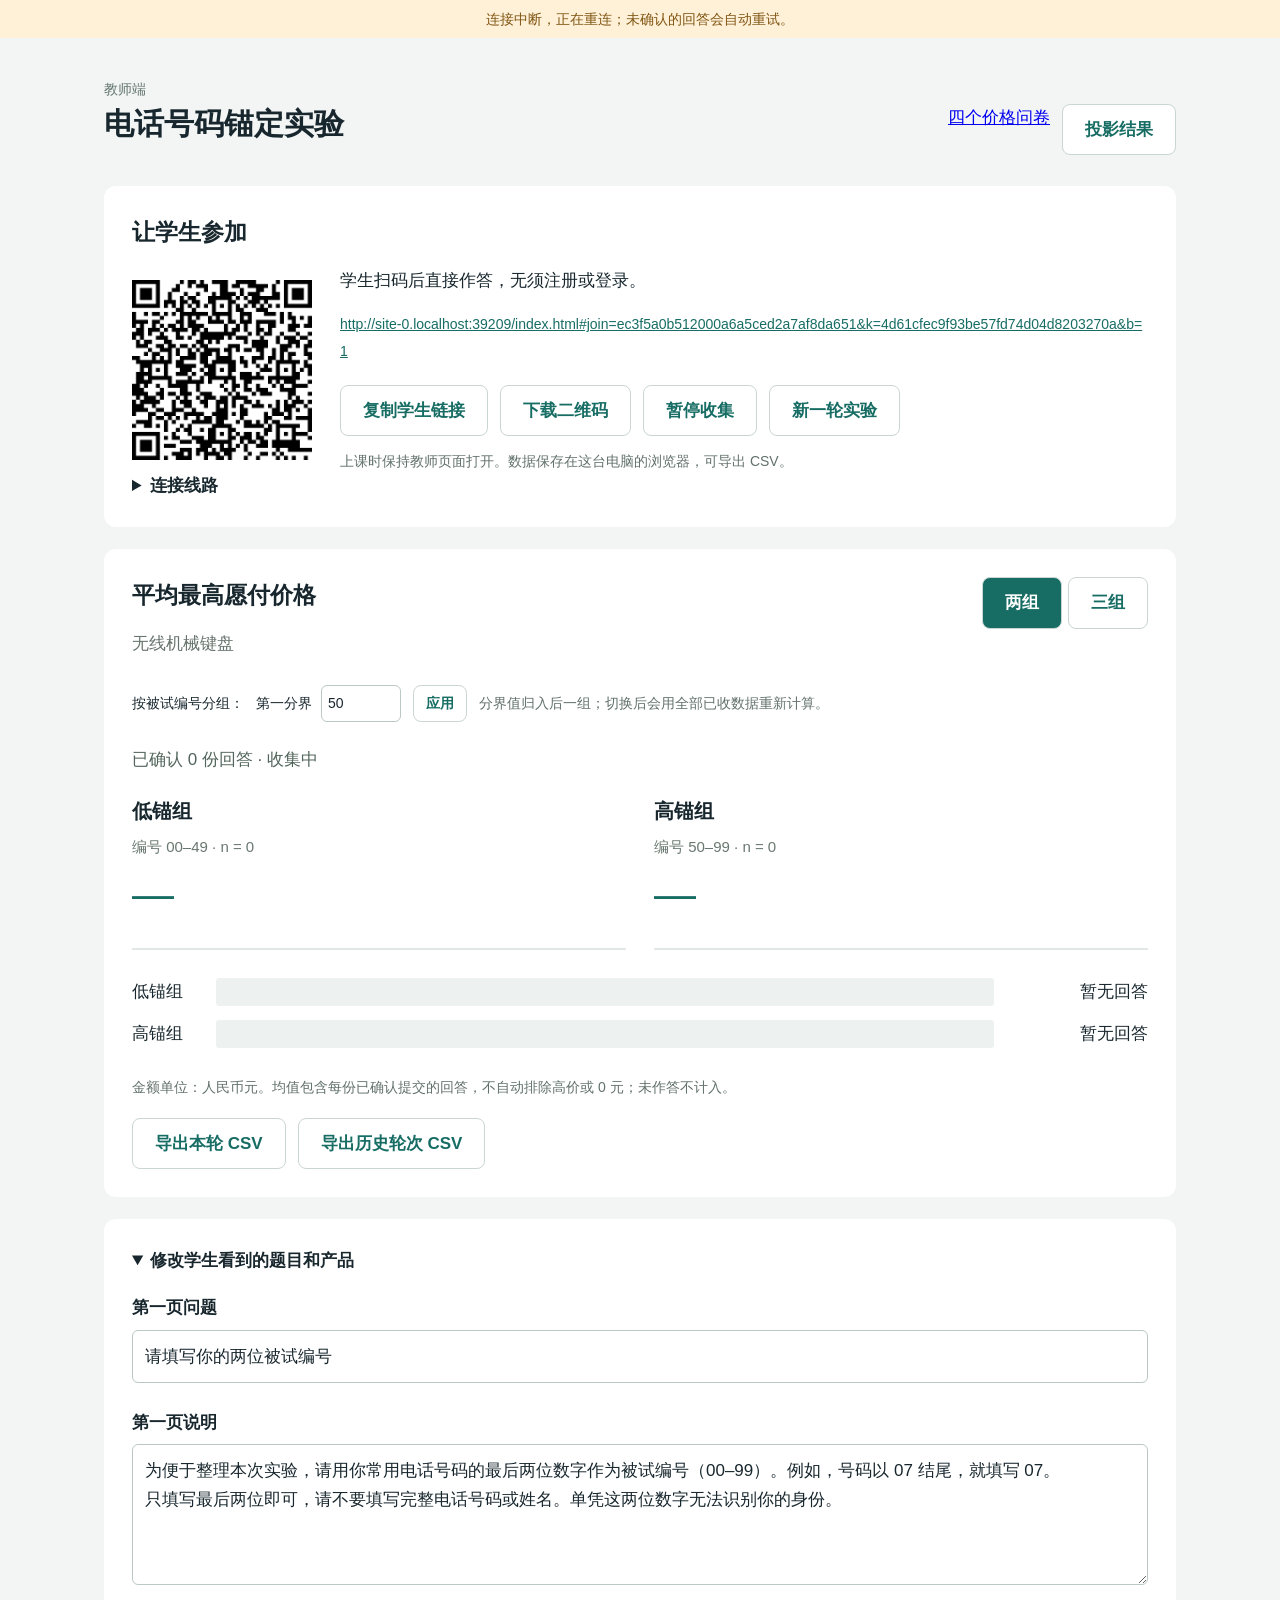
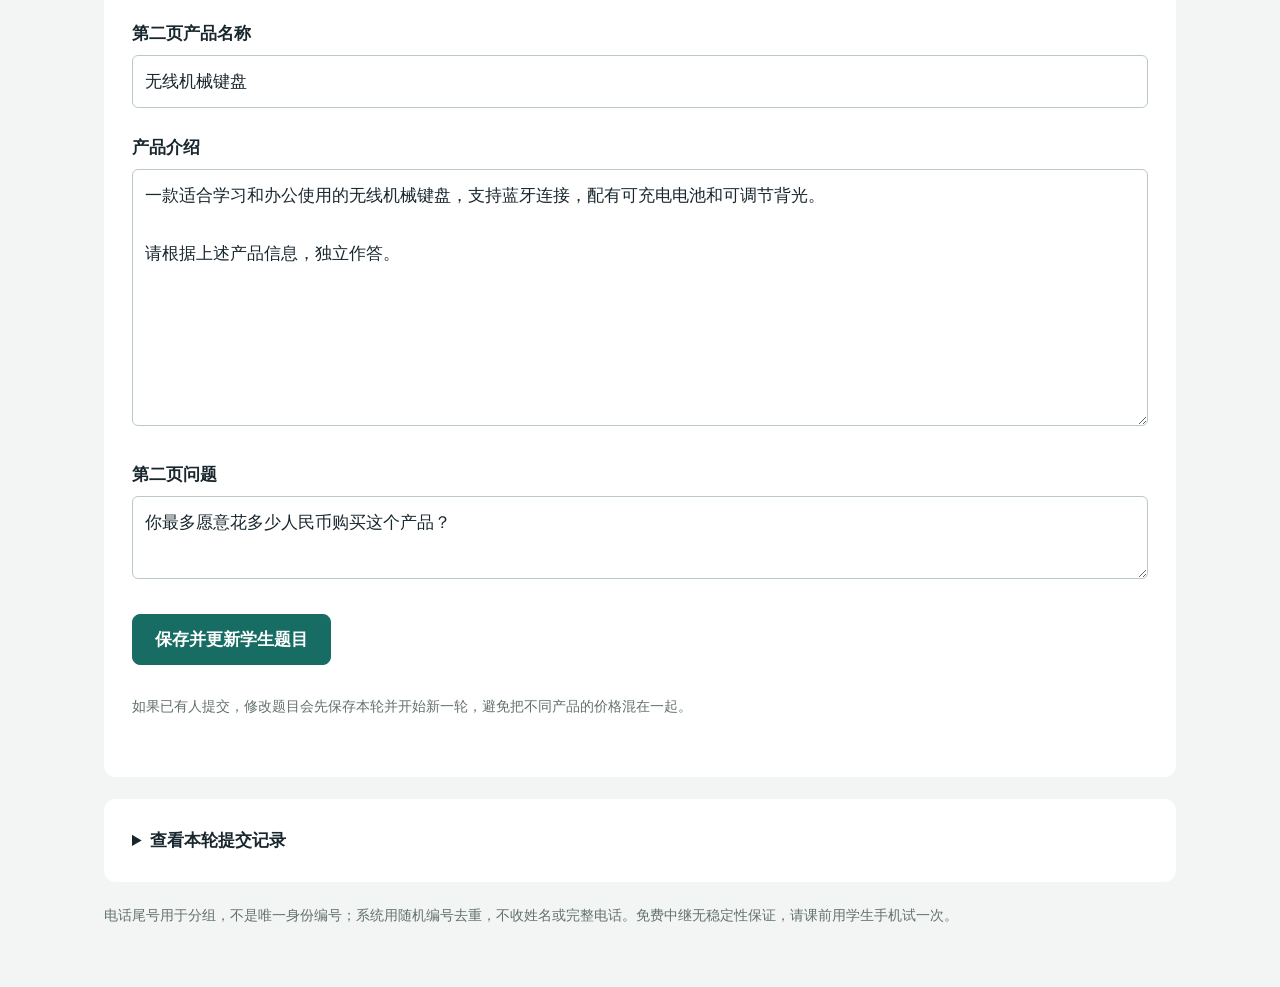
<file: index.html>
<!doctype html>
<html lang="zh-CN">
<head>
<meta charset="utf-8"><meta name="viewport" content="width=device-width,initial-scale=1">
<title>课堂实验</title>
<link rel="stylesheet" href="style.css">
<script src="vendor/mqtt.min.js" defer></script><script src="vendor/qrcode.min.js" defer></script>
<script src="app.js" defer></script>
</head>
<body>
<div id="connection" role="status">正在连接课堂…</div>
<main id="student" hidden>
  <div class="student-card">
    <div id="waiting" role="status">正在获取题目，请稍候…</div>
    <form id="page1" hidden>
      <div class="progress">1 / 2</div>
      <h1 id="q1"></h1><p id="q1help" class="description"></p>
      <label for="anchor">被试编号（00–99）</label>
      <input id="anchor" type="text" inputmode="numeric" autocomplete="off" maxlength="2" required pattern="[0-9]{1,2}">
      <p id="error1" class="error" role="alert"></p>
      <button type="submit">下一页</button>
    </form>
    <form id="page2" hidden>
      <div class="progress">2 / 2</div>
      <h1 id="product"></h1><p id="productDesc" class="description product-description"></p>
      <label id="q2" for="price"></label>
      <div class="money-input"><span>¥</span><input id="price" type="text" inputmode="decimal" autocomplete="off" placeholder="请输入金额" required></div>
      <p id="error2" class="error" role="alert"></p>
      <div class="actions"><button id="back" class="secondary" type="button">上一页</button><button id="submit" type="submit">提交</button></div>
    </form>
    <div id="done" hidden><h1>提交成功</h1><p>你的回答已送达老师。谢谢！</p></div>
  </div>
</main>
<main id="teacher" hidden>
  <header><div><p class="eyebrow">教师端</p><h1>电话号码锚定实验</h1></div><div class="actions"><a href="price-survey/#host">四个价格问卷</a><button id="project" class="secondary">投影结果</button></div></header>
  <section class="panel management">
    <h2>让学生参加</h2><div class="join-layout"><div id="qr"></div><div class="join-info"><p>学生扫码后直接作答，无须注册或登录。</p><a id="joinLink" target="_blank" rel="noopener"></a><div class="actions"><button id="copyLink" class="secondary">复制学生链接</button><button id="downloadQR" class="secondary">下载二维码</button><button id="pause" class="secondary">暂停收集</button><button id="newRound" class="secondary">新一轮实验</button></div><p class="hint">上课时保持教师页面打开。数据保存在这台电脑的浏览器，可导出 CSV。</p></div></div>
    <details><summary>连接线路</summary><p class="hint">沿用附带 App 的免费实时中继。换线路后需让学生重新扫码。</p><select id="broker"><option value="0">线路 1 · Mosquitto</option><option value="1">线路 2 · EMQX</option><option value="2">线路 3 · HiveMQ</option></select></details>
  </section>
  <section id="results" class="panel">
    <div class="result-heading"><div><h2>平均最高愿付价格</h2><p id="resultProduct"></p></div><div class="group-mode"><button id="two">两组</button><button id="three">三组</button></div></div>
    <div class="boundaries management"><span>按被试编号分组：</span><label>第一分界 <input id="cut1" type="number" min="1" max="99" value="50"></label><label id="cut2wrap" hidden>第二分界 <input id="cut2" type="number" min="2" max="99" value="67"></label><button id="applyCuts" class="secondary">应用</button><span class="hint">分界值归入后一组；切换后会用全部已收数据重新计算。</span></div>
    <p id="groupError" class="error" role="alert"></p>
    <p id="responseCount" class="count"></p><div id="groupStats" class="stats" aria-live="polite"></div><div id="bars" class="bars"></div>
    <p class="hint">金额单位：人民币元。均值包含每份已确认提交的回答，不自动排除高价或 0 元；未作答不计入。</p>
    <div class="actions management"><button id="export" class="secondary">导出本轮 CSV</button><button id="exportHistory" class="secondary">导出历史轮次 CSV</button></div>
  </section>
  <section class="panel management"><details id="editor" open><summary>修改学生看到的题目和产品</summary><div class="editor-fields">
    <label>第一页问题<input id="editQ1" maxlength="300"></label>
    <label>第一页说明<textarea id="editHelp" rows="4" maxlength="2000"></textarea></label>
    <label>第二页产品名称<input id="editProduct" maxlength="300"></label>
    <label>产品介绍<textarea id="editDesc" rows="8" maxlength="10000"></textarea></label>
    <label>第二页问题<textarea id="editQ2" rows="2" maxlength="1000"></textarea></label>
    <button id="saveConfig">保存并更新学生题目</button><p class="hint">如果已有人提交，修改题目会先保存本轮并开始新一轮，避免把不同产品的价格混在一起。</p><p id="editorStatus" role="status"></p>
  </div></details></section>
  <section class="panel management"><details><summary>查看本轮提交记录</summary><div class="table-scroll"><table><thead><tr><th>序号</th><th>被试编号</th><th>最高愿付价格（人民币）</th><th>提交时间</th></tr></thead><tbody id="records"></tbody></table></div></details></section>
  <p class="management hint">电话尾号用于分组，不是唯一身份编号；系统用随机编号去重，不收姓名或完整电话。免费中继无稳定性保证，请课前用学生手机试一次。</p>
</main>
<div id="toast" role="status"></div>
</body></html>
</file>
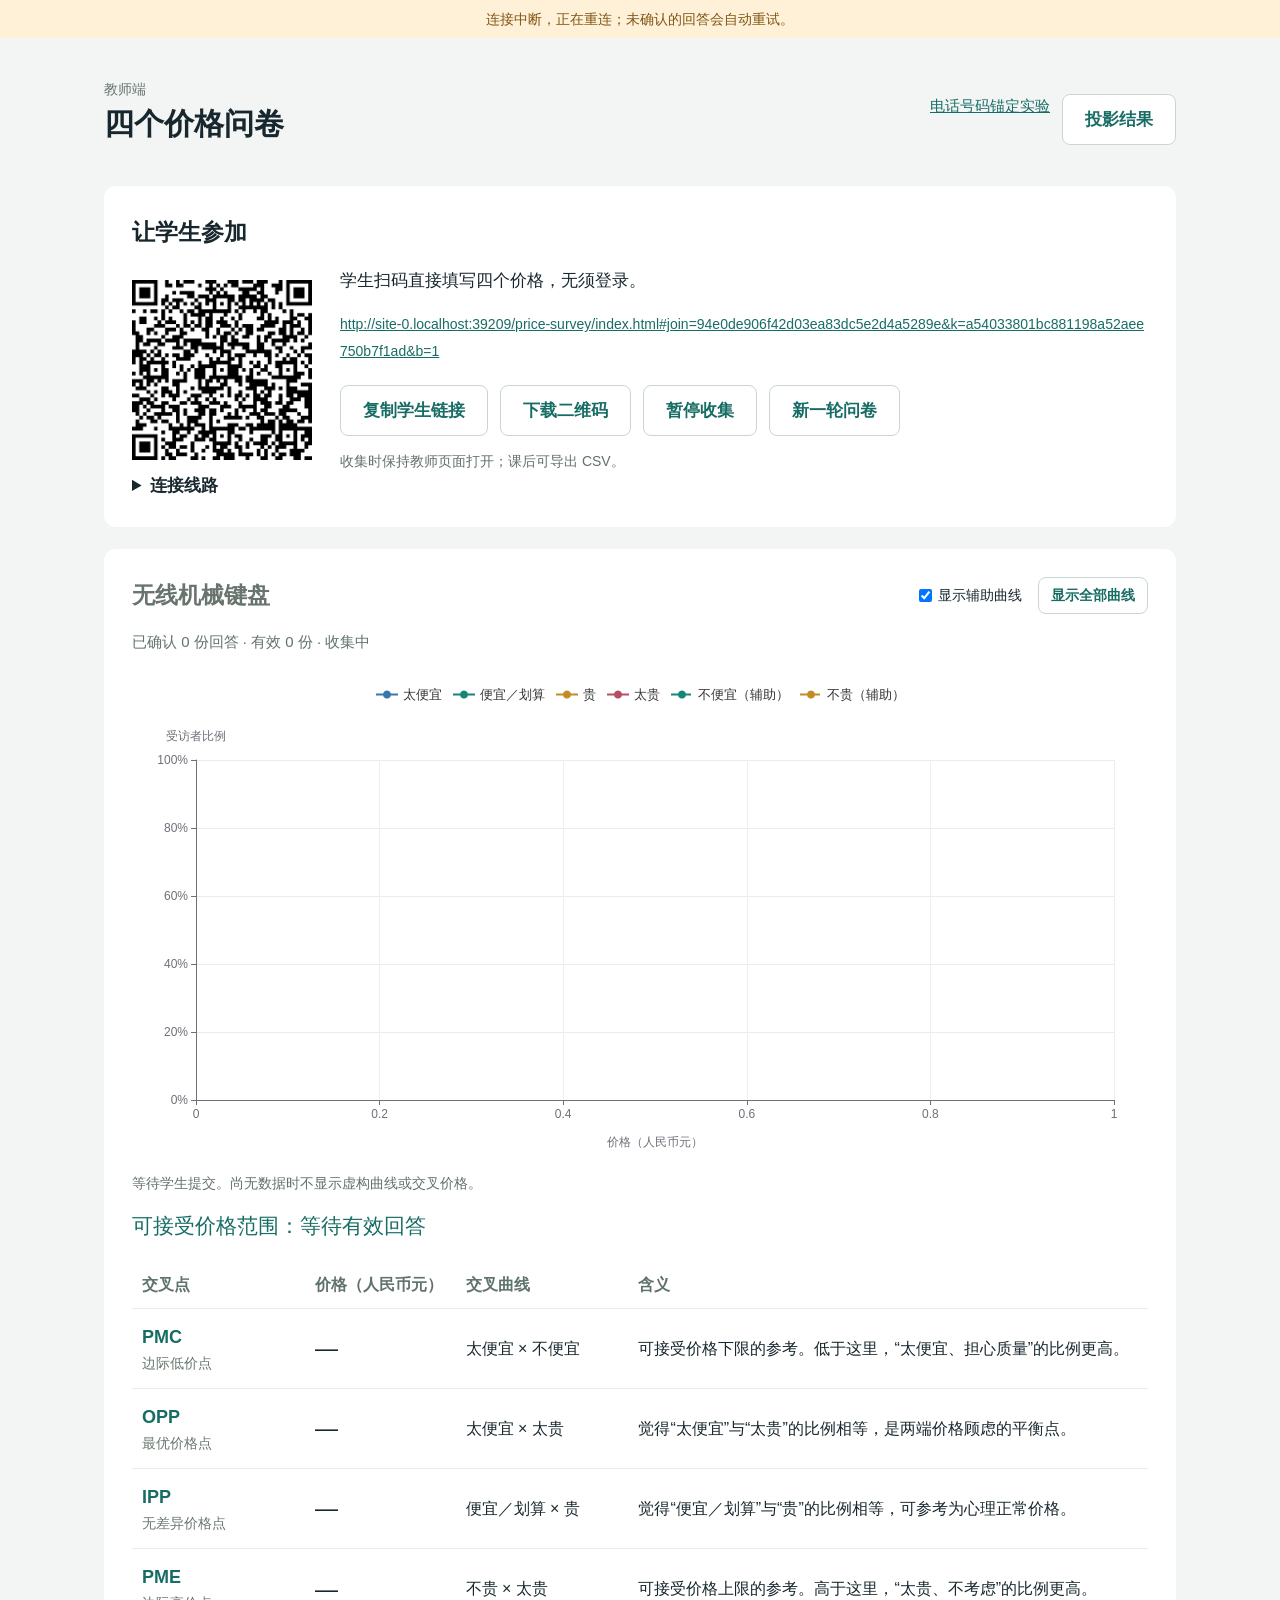
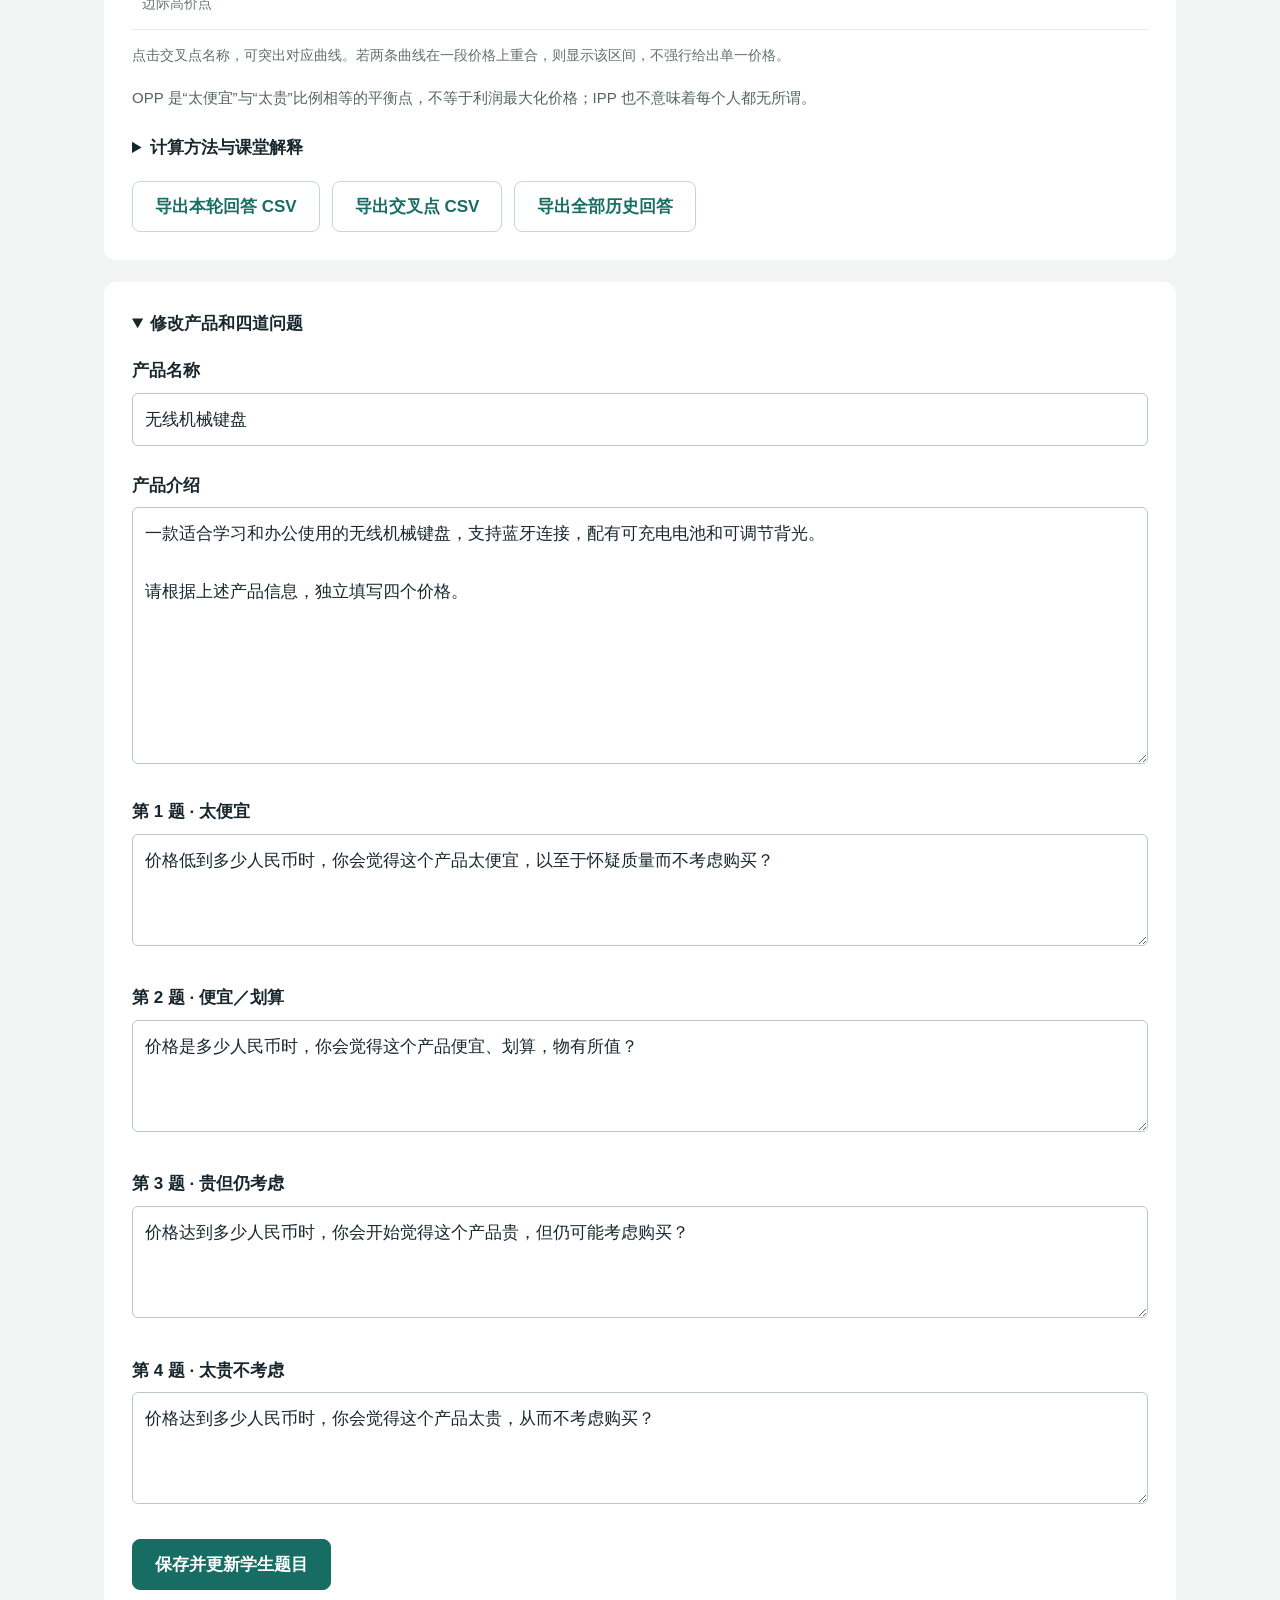
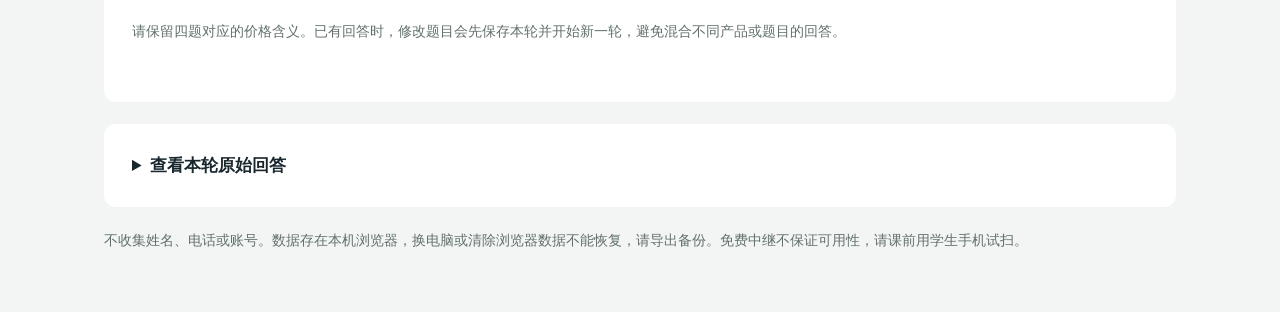
<file: price-survey/index.html>
<!doctype html><html lang="zh-CN"><head>
<meta charset="utf-8"><meta name="viewport" content="width=device-width,initial-scale=1"><title>课堂价格问卷</title>
<link rel="stylesheet" href="style.css"><script src="../vendor/mqtt.min.js" defer></script><script src="../vendor/qrcode.min.js" defer></script><script src="../vendor/echarts.min.js" defer></script><script src="psm.js" defer></script><script src="app.js" defer></script>
</head><body>
<div id="connection" role="status">正在连接课堂…</div>
<main id="student" hidden><section class="student-sheet">
 <div id="waiting" role="status">正在获取题目，请稍候…</div>
 <form id="questionnaire" hidden>
  <h1 id="product"></h1><p id="description" class="description"></p>
  <div id="questions"></div><p id="error" class="error" role="alert"></p><button id="submit" type="submit">提交</button>
 </form>
 <div id="done" hidden><h1>提交成功</h1><p>你的四个回答已送达老师。谢谢！</p></div>
</section></main>
<main id="teacher" hidden>
 <header><div><p class="eyebrow">教师端</p><h1>四个价格问卷</h1></div><div class="actions"><a class="teacher-nav management" href="../#host">电话号码锚定实验</a><button id="project" class="secondary">投影结果</button></div></header>
 <section class="panel management"><h2>让学生参加</h2><div class="join-layout"><div id="qr"></div><div class="join-info"><p>学生扫码直接填写四个价格，无须登录。</p><a id="joinLink" target="_blank" rel="noopener"></a><div class="actions"><button id="copyLink" class="secondary">复制学生链接</button><button id="downloadQR" class="secondary">下载二维码</button><button id="pause" class="secondary">暂停收集</button><button id="newRound" class="secondary">新一轮问卷</button></div><p class="hint">收集时保持教师页面打开；课后可导出 CSV。</p></div></div><details><summary>连接线路</summary><p class="hint">换线路后请让学生重新扫码。</p><select id="broker"><option value="1">EMQX（默认）</option><option value="0">Mosquitto</option><option value="2">HiveMQ</option></select></details></section>
 <section id="results" class="panel">
  <div class="result-heading"><div><h2 id="resultProduct"></h2><p id="responseCount"></p></div><div class="chart-controls"><label><input id="auxiliary" type="checkbox" checked> 显示辅助曲线</label><button id="showAll" class="secondary">显示全部曲线</button></div></div>
  <div id="chart" role="img" aria-label="价格敏感度曲线及关键交叉点"></div>
  <p id="emptyMessage" class="hint"></p>
  <p id="acceptableRange" class="range"></p>
  <div class="table-scroll"><table class="points-table"><thead><tr><th>交叉点</th><th>价格（人民币元）</th><th>交叉曲线</th><th>含义</th></tr></thead><tbody id="pointRows"></tbody></table></div>
  <p class="hint">点击交叉点名称，可突出对应曲线。若两条曲线在一段价格上重合，则显示该区间，不强行给出单一价格。</p>
  <p class="interpretation">OPP 是“太便宜”与“太贵”比例相等的平衡点，不等于利润最大化价格；IPP 也不意味着每个人都无所谓。</p>
  <details class="method management"><summary>计算方法与课堂解释</summary><div id="methodText">
   <p>四题分别收集：太便宜、便宜／划算、贵但仍考虑、太贵不考虑。四个价格可相等，但不能倒置。未完成、非数值或顺序不一致的回答不计入曲线；程序不自动改写学生答案。</p>
   <p>按每一个实际回答价格构建经验累计阶梯曲线：“太便宜”“便宜／划算”随价格升高而下降，“贵”“太贵”随价格升高而上升。“不便宜”＝100%−“便宜／划算”，“不贵”＝100%−“贵”。PMC 和 PME 使用这两条反向辅助曲线，采用参考 PDF 的原始六曲线口径。</p>
   <p>交叉发生在阶梯跳变时，价格取该跳变的价格，交叉比例在竖直跳变段上插值；水平重合保留为区间。交叉价格不使用粗网格或“最近点”替代。交叉点上的比例不一定为 50%。</p>
   <p>PMC—PME 是本样本的心理可接受价格范围参考，不是每个人都愿购买的范围。OPP 不是成本、销量、收入或利润计算的结果。小班结果适合课堂演示；实时值会随新回答变化。</p>
   <p>定义依据：<a href="https://www.researchgate.net/publication/304658564_The_Van_Westendorp_Price-Sensitivity_Meter_As_A_Direct_Measure_Of_Willingness-To-Pay" target="_blank" rel="noopener">Kunter（2016），Van Westendorp PSM</a>。</p>
  </div></details>
  <div class="actions management"><button id="export" class="secondary">导出本轮回答 CSV</button><button id="exportPoints" class="secondary">导出交叉点 CSV</button><button id="exportHistory" class="secondary">导出全部历史回答</button></div>
 </section>
 <section class="panel management"><details id="editor" open><summary>修改产品和四道问题</summary><div class="editor-fields">
  <label>产品名称<input id="editProduct" maxlength="300"></label><label>产品介绍<textarea id="editDescription" rows="8" maxlength="10000"></textarea></label>
  <div id="questionEditors"></div><button id="saveConfig">保存并更新学生题目</button><p class="hint">请保留四题对应的价格含义。已有回答时，修改题目会先保存本轮并开始新一轮，避免混合不同产品或题目的回答。</p><p id="editorStatus" role="status"></p>
 </div></details></section>
 <section class="panel management"><details><summary>查看本轮原始回答</summary><div class="table-scroll"><table><thead><tr><th>序号</th><th>太便宜</th><th>便宜／划算</th><th>贵</th><th>太贵</th><th>提交时间</th></tr></thead><tbody id="records"></tbody></table></div></details></section>
 <p class="management hint">不收集姓名、电话或账号。数据存在本机浏览器，换电脑或清除浏览器数据不能恢复，请导出备份。免费中继不保证可用性，请课前用学生手机试扫。</p>
</main><div id="toast" role="status"></div></body></html>
</file>
<file: style.css>
:root{font-family:-apple-system,BlinkMacSystemFont,"Segoe UI","PingFang SC","Microsoft YaHei",sans-serif;color:#18272e;background:#f3f5f5;font-size:17px;line-height:1.6;--accent:#176d64}*{box-sizing:border-box}[hidden]{display:none!important}body{margin:0}main{max-width:1120px;margin:auto;padding:32px 24px 60px}h1,h2,p{margin:0 0 16px}h1{font-size:30px;line-height:1.35}h2{font-size:23px}button,input,textarea,select{font:inherit}button{border:1px solid var(--accent);background:var(--accent);color:white;border-radius:8px;padding:11px 22px;cursor:pointer;font-weight:600}button:hover{filter:brightness(.96)}button:disabled{opacity:.55;cursor:wait}button.secondary{color:var(--accent);background:white;border-color:#c9d6d3}input,textarea,select{border:1px solid #bbc9c6;border-radius:6px;background:white;color:#18272e;padding:12px;width:100%}textarea{resize:vertical;line-height:1.7}label{display:block;font-weight:600;margin-bottom:10px}label input,label textarea{margin-top:8px;font-weight:400}input:focus,textarea:focus,button:focus-visible{outline:3px solid #91c6be;outline-offset:2px}header{display:flex;justify-content:space-between;align-items:center;margin:8px 0 26px;gap:16px}.eyebrow{color:#657670;font-size:14px;margin-bottom:3px}.panel{background:white;padding:28px;margin-bottom:22px;border-radius:12px}.actions{display:flex;flex-wrap:wrap;gap:12px;margin-top:20px}.hint{font-size:14px;color:#62716c;margin:14px 0 0}.description{white-space:pre-wrap;color:#475b53;font-size:18px;line-height:1.85;overflow-wrap:anywhere}.product-description{margin-bottom:32px;min-height:110px}#connection{background:#e8efed;padding:8px 16px;font-size:14px;text-align:center;position:sticky;top:0;z-index:5}#connection[data-state="ok"]{color:#156455}#connection[data-state="warn"]{background:#fff1d8;color:#805614}#student{max-width:760px;padding-top:64px}.student-card{background:white;border-radius:12px;padding:42px}.student-card h1{font-size:28px}.student-card button{min-width:135px}.progress{font-size:14px;color:#7c8883;margin-bottom:24px}#anchor{max-width:200px;font-size:28px;letter-spacing:4px}.money-input{display:flex;align-items:center;border:1px solid #bbc9c6;border-radius:6px;font-size:25px;max-width:340px;padding-left:18px;margin-top:12px}.money-input input{border:0;font-size:25px;background:transparent}.error{color:#b02f28;font-size:15px;min-height:0;margin:12px 0}.join-layout{display:flex;gap:28px;align-items:center}#qr{width:180px;min-width:180px}#qr img,#qr canvas{max-width:100%}#joinLink{color:var(--accent);word-break:break-all;font-size:14px}.join-info{min-width:0}.result-heading{display:flex;align-items:start;justify-content:space-between;gap:20px}#resultProduct{color:#68746e}.group-mode{display:flex;gap:6px}.group-mode button{background:white;color:var(--accent);border-color:#c9d6d3}.group-mode button.active{background:var(--accent);color:white}.boundaries{display:flex;flex-wrap:wrap;align-items:center;gap:12px;margin:12px 0 24px;font-size:14px}.boundaries label{margin:0;font-weight:400}.boundaries input{display:inline-block;width:80px;margin:0 0 0 5px;padding:6px}.boundaries button{padding:6px 12px}.boundaries .hint{margin:0}.count{color:#52655c}.stats{display:grid;grid-template-columns:repeat(3,1fr);gap:28px}.stats.two{grid-template-columns:repeat(2,1fr)}.stat{padding:6px 0 18px;border-bottom:2px solid #e1e8e5}.stat h3{font-size:20px;margin:0 0 8px}.stat .mean{font-size:42px;line-height:1.3;color:var(--accent);font-variant-numeric:tabular-nums;margin:8px 0}.stat p{margin:0;color:#697870;font-size:15px}.bars{margin:28px 0}.bar-row{display:grid;grid-template-columns:70px 1fr 140px;align-items:center;gap:14px;margin:14px 0}.bar-track{height:28px;background:#edf2f0;border-radius:3px;overflow:hidden}.bar-fill{height:100%;background:#176d64;transition:width .3s}.bar-value{text-align:right;font-variant-numeric:tabular-nums}summary{cursor:pointer;font-weight:600}details[open]>summary{margin-bottom:20px}.editor-fields{display:grid;gap:16px;margin-top:20px}.editor-fields button{justify-self:start}.table-scroll{overflow:auto}table{width:100%;border-collapse:collapse;text-align:left;font-size:15px}th,td{padding:10px;border-bottom:1px solid #e6ece8}#toast{position:fixed;bottom:24px;left:50%;transform:translateX(-50%);background:#203b33;color:white;border-radius:8px;padding:10px 24px;display:none;z-index:10}body.projection .management,body.projection header .eyebrow{display:none}body.projection main{max-width:1400px}body.projection .mean{font-size:72px}body.projection .stat h3{font-size:28px}body.projection .panel{padding:40px}body.projection .bar-track{height:40px}@media(max-width:650px){main{padding:20px 16px}.panel{padding:22px 18px}#student{padding:30px 16px}.student-card{padding:28px 22px}.student-card h1{font-size:25px}.join-layout{flex-direction:column;align-items:start}.result-heading{flex-direction:column}.stats{gap:14px}.stat .mean{font-size:29px}.stat h3{font-size:17px}.bar-row{grid-template-columns:55px 1fr 95px;font-size:14px;gap:8px}header h1{font-size:24px}header button{padding:8px 12px}body.projection .mean{font-size:36px}}
</file>
<file: price-survey/style.css>
@import url('../style.css');
:root{font-size:17px}#student{max-width:800px;padding-top:40px}.student-sheet{background:white;padding:36px 40px;border-radius:12px}.student-sheet h1{font-size:28px}.student-sheet .description{margin-bottom:32px;min-height:100px}.question{margin:28px 0 34px}.question label{line-height:1.75}.question-number{color:#75847e;font-size:14px;display:block;margin-bottom:6px;font-weight:400}.question .money-input{max-width:340px}.money-input input{width:100%;min-width:0}.money-input span{color:#62796c;font-size:17px;padding-right:12px;white-space:nowrap}#submit{min-width:180px}.teacher-nav{color:var(--accent);font-size:15px}.chart-controls{display:flex;gap:16px;align-items:center;flex-wrap:wrap;font-size:14px}.chart-controls label{font-weight:400;display:flex;align-items:center;gap:6px;margin:0}.chart-controls input{width:auto;margin:0}.chart-controls button{padding:6px 12px;font-size:14px}#chart{width:100%;height:480px}.result-heading p{font-size:15px;color:#62746b}.range{font-size:21px;color:var(--accent);margin:14px 0 20px}.points-table{font-size:16px}.points-table th{color:#60736a}.points-table td{padding:14px 10px}.point-button{background:transparent;border:0;color:var(--accent);padding:0;font-size:18px;text-align:left}.point-name{font-size:14px;color:#68796e;display:block}.point-price{font-size:23px;font-variant-numeric:tabular-nums;white-space:nowrap}.point-note{font-size:13px;display:block;color:#7c877f}.interpretation{margin:20px 0 8px;color:#53675c;font-size:15px}.method{margin-top:24px}.method p{font-size:15px;color:#566a5e;line-height:1.8}#questionEditors{display:grid;gap:20px}body.projection #chart{height:520px}body.projection .points-table{font-size:18px}body.projection .panel{padding:28px 32px}body.projection .points-table td{padding:10px}.result-heading{margin-bottom:8px}header .actions{margin:0}.question.invalid input{border:2px solid #b02f28}.field-error{font-size:14px;color:#b02f28;margin:8px 0 0}.input-title{display:flex;align-items:center;gap:8px}.input-title span{color:#71827a;font-size:14px}.points-table th:nth-child(1){min-width:170px}.points-table th:nth-child(3){min-width:170px}.points-table th:nth-child(4){min-width:240px}@media(max-width:650px){.student-sheet{padding:26px 22px}#student{padding:22px 16px}.student-sheet h1{font-size:25px}.student-sheet .description{font-size:17px}#chart,body.projection #chart{height:420px}.chart-controls{gap:10px}header{align-items:start}header .actions{justify-content:end}.teacher-nav{font-size:12px}header h1{font-size:23px}.points-table{font-size:14px}.point-price{font-size:19px}.range{font-size:18px}}
@media(min-width:651px){body.projection main{padding-top:16px;padding-bottom:20px}body.projection header{margin-bottom:14px}body.projection #chart{height:clamp(260px,36vh,420px)}body.projection .panel{padding:20px 28px}body.projection .points-table{font-size:16px}body.projection .points-table td{padding:8px 10px}body.projection .panel>.hint{display:none}body.projection .interpretation{margin-top:12px}body.projection .range{margin:8px 0 12px;font-size:19px}}
</file>
